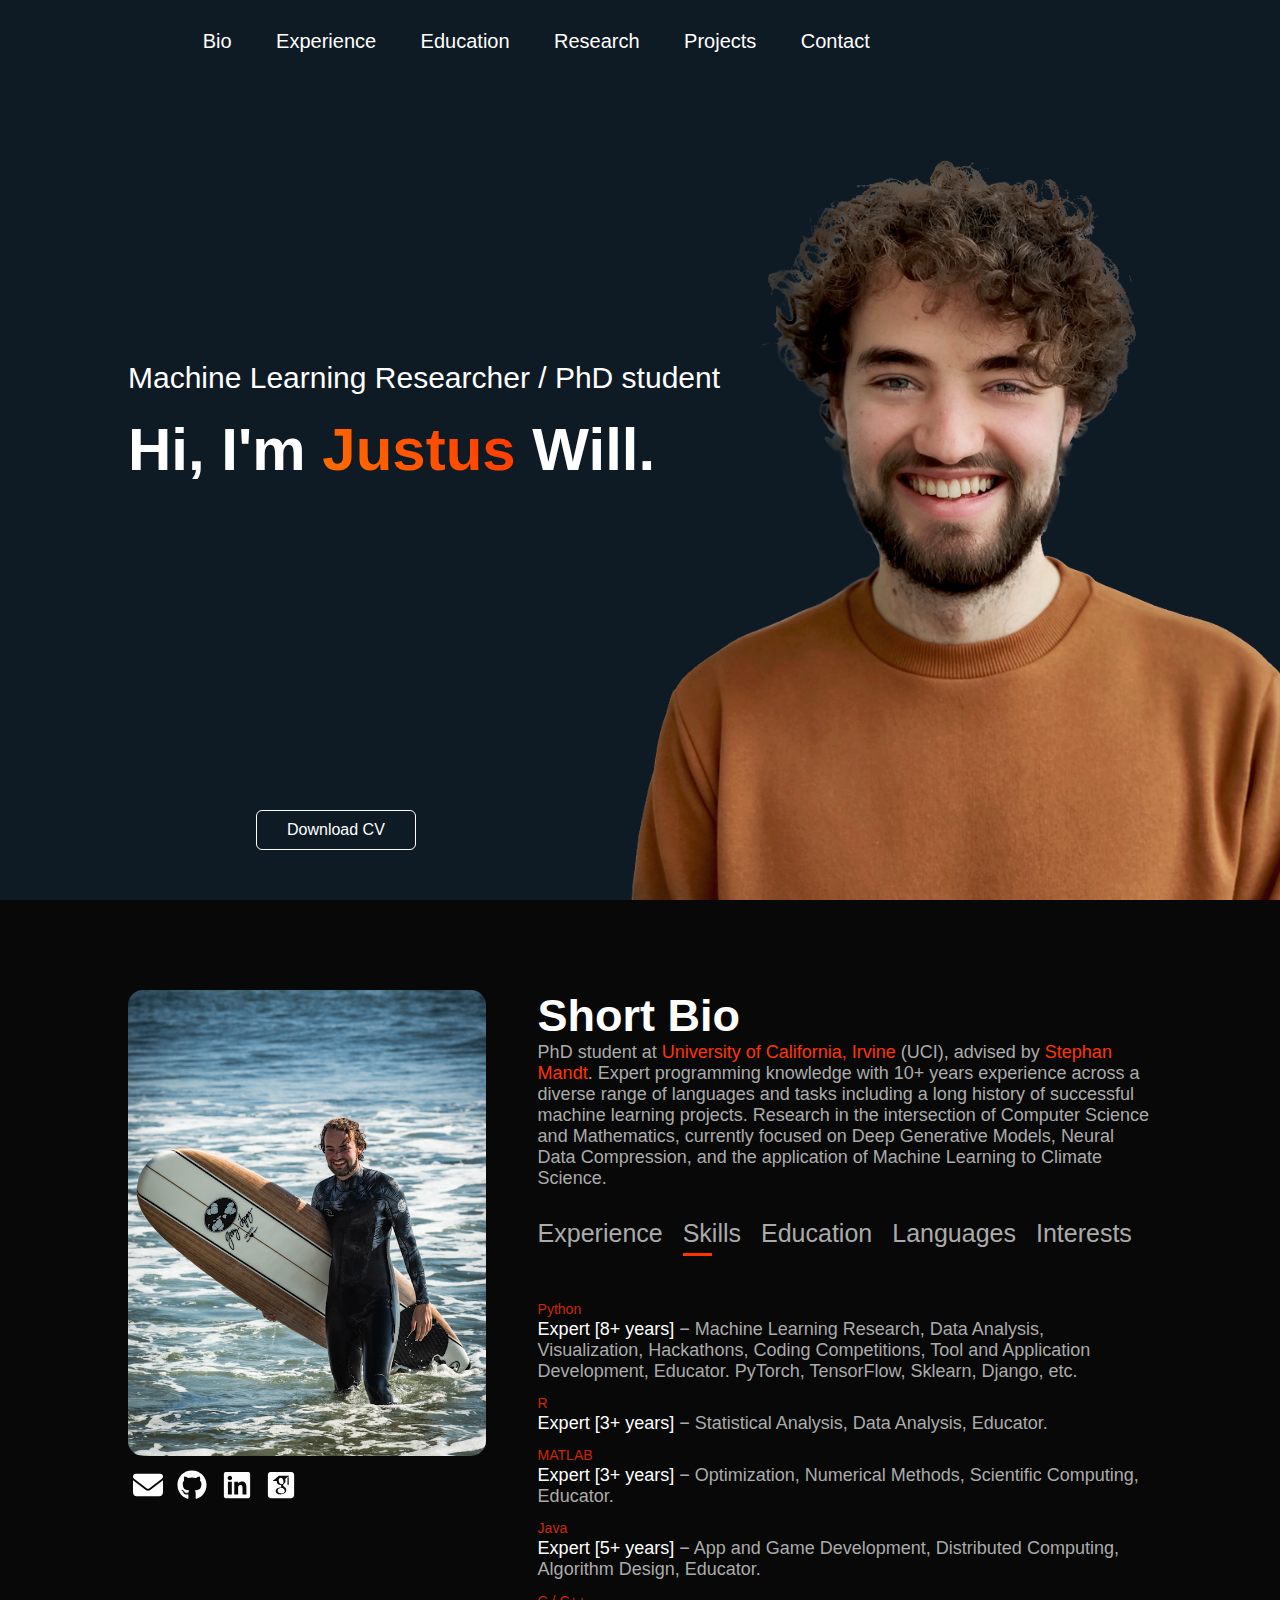
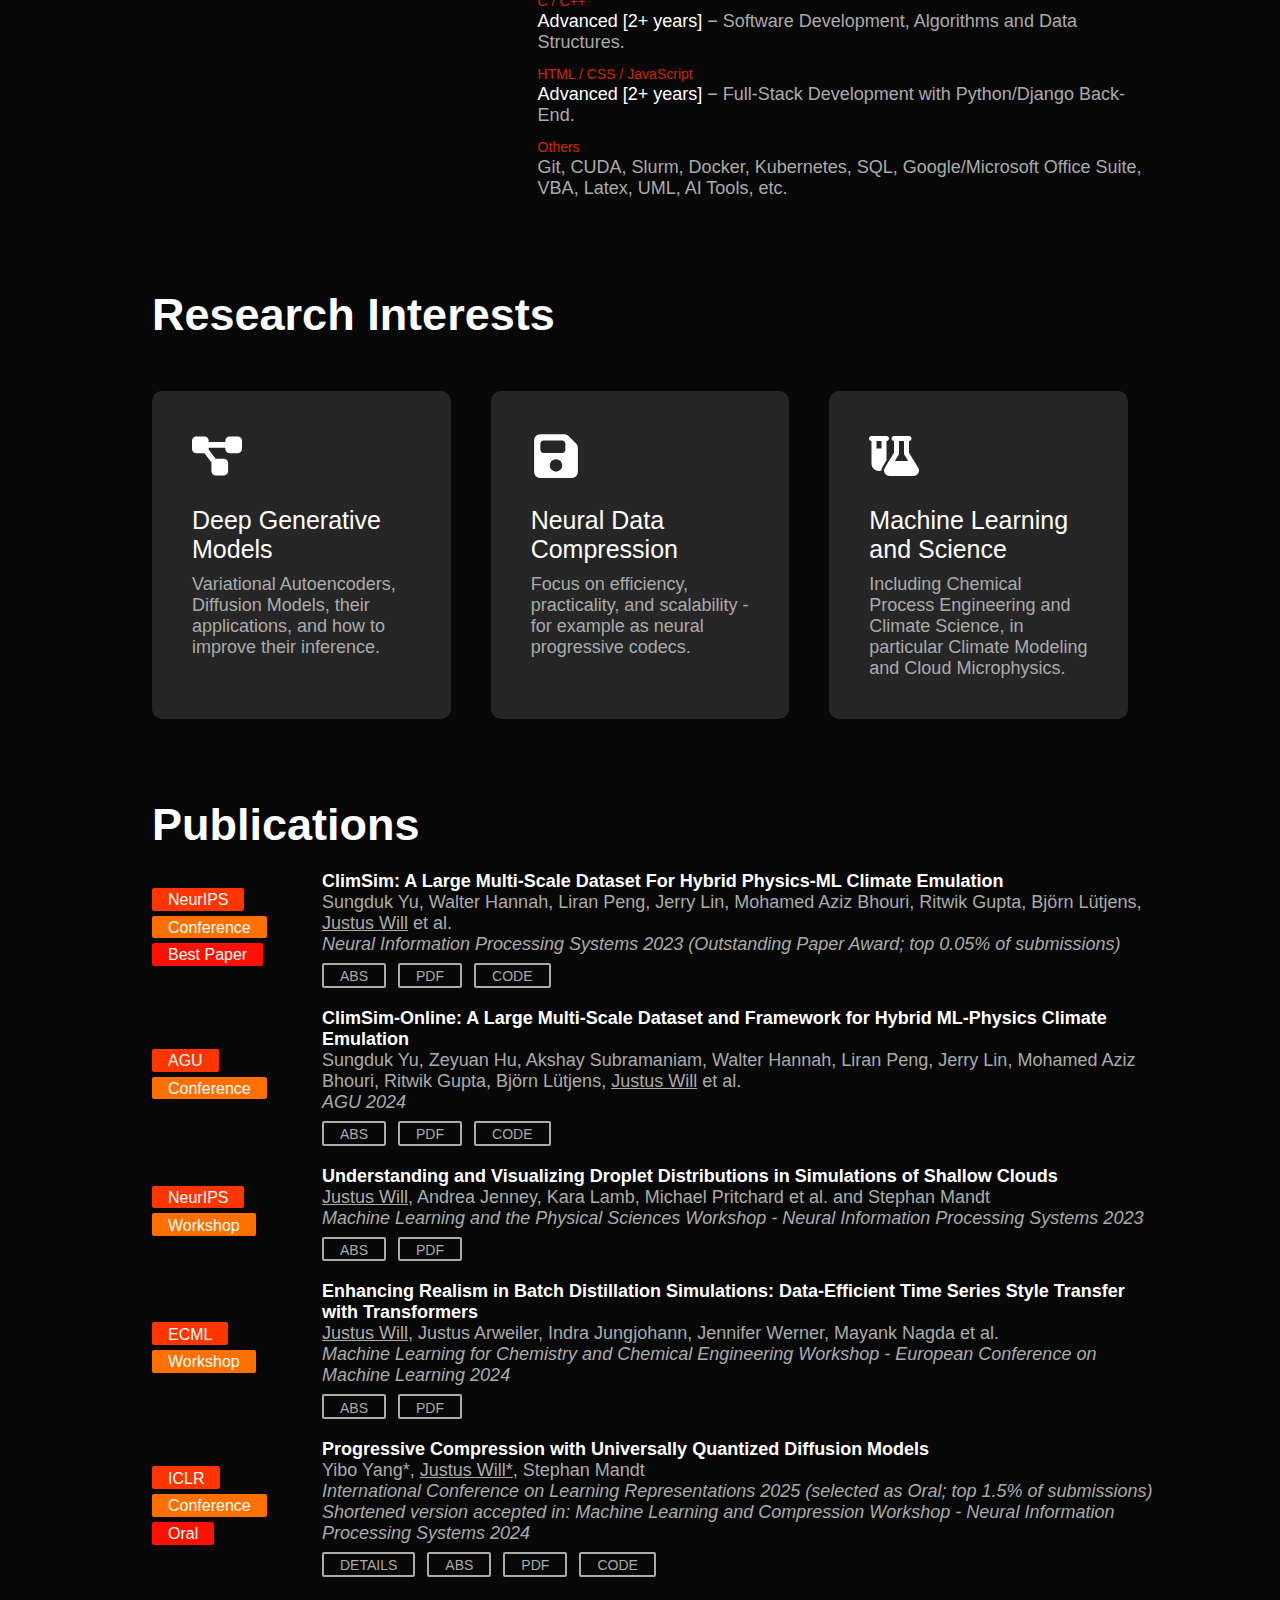
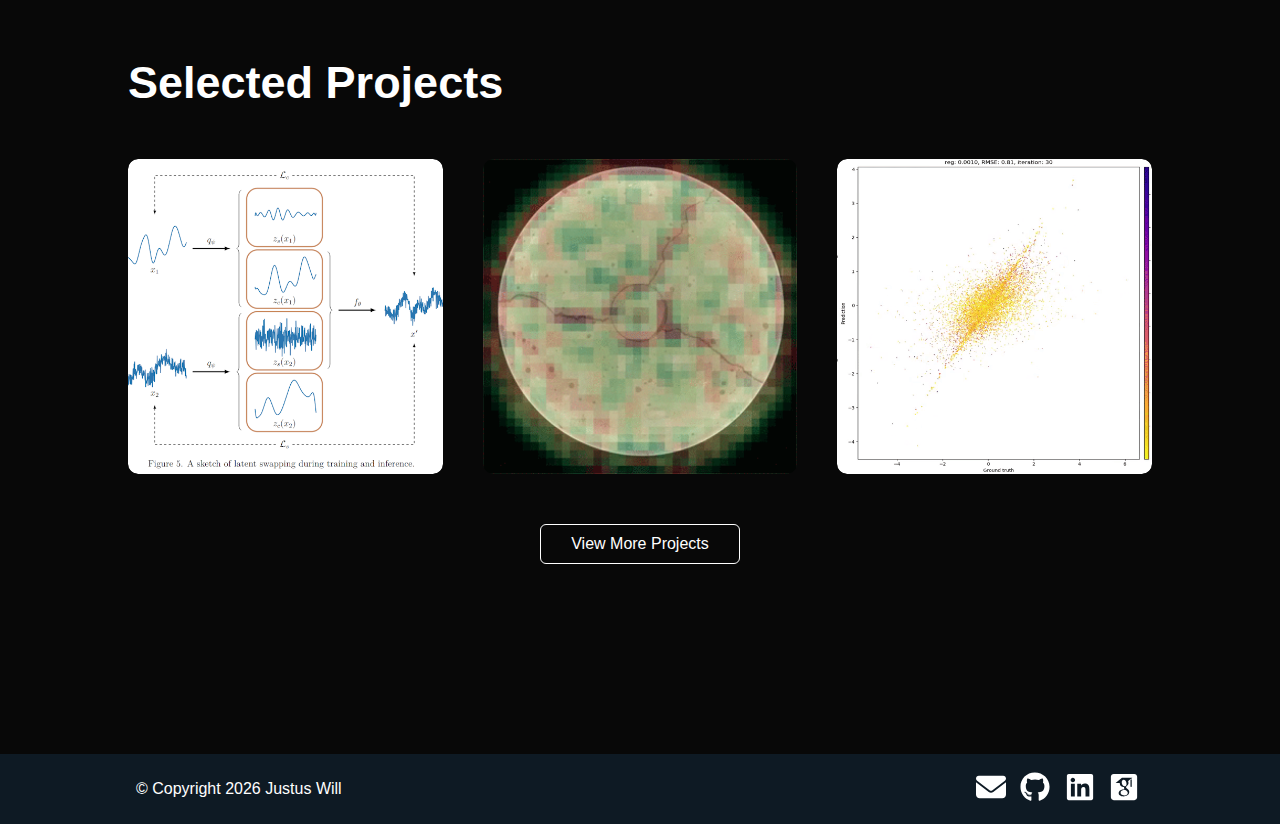
<file: index.html>
<!DOCTYPE html>
<html lang="en">
<head>
	<meta charset="UTF-8">
	<meta http-equiv="X-UA-Compatible" content="IE=edge">
	<meta name="viewport" content="width=device-width, initial-scale=1.0">
	<meta name="description" content="I am a Machine Learning PhD student at UC Irvine
	interested in neural data compression, deep generative models, and
	their application to climate science.">

	<title> Justus Will </title>

	<link rel="icon" type="image/svg" href="/icons/favicon.svg">
	<link rel=”mask-icon” href="/icons/favicon.svg" color=”#ff3500">
	<link rel="stylesheet" href="style.css">
</head>
<body>
<div id="header-animation"></div>
<div id="header">
	<div class="container">
		<nav>
			<ul class="ul1">
				<li><a href="#bio-text" class="menu-close">Bio</a></li>
				<li><a href="#bio-text" class="nav-open menu-close" data-open="experience" data-tab="t1">Experience</a></li>
				<li><a href="#bio-text" class="nav-open menu-close" data-open="education" data-tab="t3">Education</a></li>
				<li><a href="#research" class="menu-close">Research</a></li>
				<li><a href="#projects" class="menu-close">Projects</a></li>
				<li><a href="mailto:jcwill@uci.edu">Contact</a></li>
				<li><img class="menu-icon menu-close" id="menu-close" src="icons/close.svg" alt="Close Menu"/></li>
				<!-- Social on Mobile -->
				<li>
					<ul class="ul2">
						<li><a href="mailto:jcwill@uci.edu" target="_blank" rel="noopener noreferrer"><img class="icon-small" src="icons/mail.svg" alt="MAIL"/></a></li>
						<li><a href="https://github.com/justuswill" target="_blank" rel="noopener noreferrer"><img class="icon-small" src="icons/github.svg" alt="CODE"/></a></li>
						<li><a href="https://www.linkedin.com/in/justuswill/" target="_blank" rel="noopener noreferrer"><img class="icon-small" src="icons/linkedin.svg" alt="CODE"/></a></li>
						<li><a href="https://scholar.google.com/citations?user=KXlA6XUAAAAJ" target="_blank" rel="noopener noreferrer"><img class="icon-small" src="icons/google-scholar.svg" alt="PUBS"/></a></li>
					</ul>
				</li>
			</ul>
			<img class="menu-icon menu-open" id="menu-open" src="icons/menu.svg" alt="Open Menu"/>
		</nav>
		<div class="header-text">
			<p> <span class="nobr">Machine Learning</span> Researcher <span class="nobr">/ PhD student </span></p>
			<h1> Hi, I'm <span class="nobr"><span class="gradient">Justus</span> Will.</span></h1>
		</div>
		<a class="pdf-btn" href="files/CV_Justus_Will.pdf" target="_blank" rel="noopener noreferrer">Download CV</a>
	</div>
</div>

<!-- Bio -->

<div id="bio">
	<div class="container">
		<div class="row">
			<div class="bio-col-1">
				<img class="bio-img" src="images/user.png" alt="Surfing">
				<div class="social">
					<ul>
						<li>
							<a href="mailto:jcwill@uci.edu" target="_blank" rel="noopener noreferrer"><img class="icon-small" src="icons/mail.svg" alt="MAIL"/></a>
						</li>
						<li>
							<a href="https://github.com/justuswill" target="_blank" rel="noopener noreferrer"><img class="icon-small" src="icons/github.svg" alt="GITHUB"/></a>
						</li>
						<li>
							<a href="https://www.linkedin.com/in/justuswill/" target="_blank" rel="noopener noreferrer"><img class="icon-small" src="icons/linkedin.svg" alt="LINKEDIN"/></a>
						</li>
						<li>
							<a href="https://scholar.google.com/citations?user=KXlA6XUAAAAJ" target="_blank" rel="noopener noreferrer"><img class="icon-small" src="icons/google-scholar.svg" alt="PUBS"/></a>
						</li>
					</ul>
				</div>
			</div>
			<div class="bio-col-2" id="bio-text">
				<h1 class="sub-title"> Short Bio </h1>
				<p>
					PhD student at <a href="https://uci.edu" target="_blank" rel="noopener noreferrer">University of California, Irvine </a> (UCI), advised by
					<a href="http://www.stephanmandt.com" target="_blank" rel="noopener noreferrer">Stephan Mandt</a>.
					Expert programming knowledge with 10+ years experience across a diverse range of languages and tasks
					including a long history of successful machine learning projects.
					Research in the intersection of Computer Science and Mathematics,
					currently focused on Deep Generative Models, Neural Data Compression,
					and the application of Machine Learning to Climate Science.
				</p>
				<div class="tab-titles">
					<p class="tab-links" id="t1" data-open="experience">Experience</p>
					<p class="tab-links active-link" id="t2" data-open="skills">Skills</p>
					<p class="tab-links" id="t3" data-open="education">Education</p>
					<p class="tab-links" id="t4" data-open="languages">Languages</p>
					<p class="tab-links" id="t5" data-open="interests">Interests</p>
				</div>
				<div class="tab-contents" id="experience">
					<ul>
						<li>
							<span  class="skl">October 2020 - December 2022</span> <br>
							<span class="header-role"><span  class="role">Research Assistant</span>,
							<a href="https://rptu.de/en/home/" target="_blank" rel="noopener noreferrer">TU Kaiserslautern</a><sup>1</sup>,
							<a href="https://ml.cs.uni-kl.de/" target="_blank" rel="noopener noreferrer">Machine Learning Group</a></span><br>
							Conducted various research of use in chemical process engineering and beyond.
							Developed a new tensor completion framework to make predictions for sparse tabular data and style-transfer methods for time series. Ongoing collaboration, including as invited speaker at a Dagstuhl seminar.
						</li>
						<li>
							<span  class="skl">October 2019 - May 2020</span> <br>
							<span class="header-role"><span  class="role">Research Assistant</span>,
							<a href="https://www.dfki.de/en/web" target="_blank" rel="noopener noreferrer">German Research Center for Artificial Intelligence (DFKI)</a></span><br>
							Developed an evolutionary algorithm to optimize the topology and hyperparameters of convolutional networks.
							Designed a front and back end providing <span class="metric">50+</span>
							users intuitive access to the local GPU computation cluster.
						</li>
						<li>
							<span  class="skl">September 2018 - Current</span> <br>
							<span class="header-role"><span  class="role">Student / Teaching Assistant</span>,
							<a href="https://rptu.de/en/home/" target="_blank" rel="noopener noreferrer">TU Kaiserslautern</a><sup>1</sup> /
							<a href="https://uci.edu" target="_blank" rel="noopener noreferrer">UC Irvine</a></span><br>
							Supported <span class="metric">1000+</span> students across <span class="metric">10+</span>
							courses in various roles as supervisor, mentor, advisor, educator, and examiner.
							Topics include probability theory,
							statistics, scientific computing, programming, machine learning, and more.
						</li>
						<li class="footnote"> <sup>1</sup> Since 2023:  RPTU in Kaiserslautern </li>
					</ul>
				</div>
				<div class="tab-contents active-tab" id="skills">
					<ul>
						<li><span class="skl">Python</span><br> <span class="metric">Expert [8+ years]</span> &minus; Machine Learning Research, Data Analysis, Visualization,
							Hackathons, Coding Competitions, Tool and Application Development, Educator.
							PyTorch, TensorFlow, Sklearn, Django, etc.
						</li>
						<li><span class="skl">R</span> <br> <span class="metric">Expert [3+ years]</span> &minus;
							Statistical Analysis, Data Analysis, Educator.
						</li>
						<li><span class="skl">MATLAB</span> <br> <span class="metric">Expert [3+ years]</span> &minus;
							Optimization, Numerical Methods, Scientific Computing, Educator.
						</li>
						<li><span class="skl">Java</span> <br> <span class="metric">Expert [5+ years]</span> &minus;
							App and Game Development, Distributed Computing, Algorithm Design, Educator.
						</li>
						<li><span class="skl">C / C++</span> <br> <span class="metric">Advanced [2+ years]</span> &minus;
							Software Development, Algorithms and Data Structures.
						</li>
						<li><span class="skl">HTML / CSS / JavaScript </span> <br> <span class="metric">Advanced [2+ years] </span> &minus;
							Full-Stack Development with Python/Django Back-End.
						</li>
						<li><span class="skl">Others</span> <br> Git, CUDA, Slurm, Docker, Kubernetes, SQL, Google/Microsoft Office Suite, VBA, Latex, UML, AI Tools, etc. </li>
					</ul>
				</div>
				<div class="tab-contents" id="languages">
					<ul>
						<li><span class="skl">German</span> <br> <span class="metric">Fluent</span> </li>
						<li><span class="skl">English</span> <br> <span class="metric">Fluent</span> </li>
						<li><span class="skl">French</span> <br> <span class="metric">B2 / Advanced Mid </span> &minus;
							7+ years of instruction, student exchange with Ermont, France. </li>
						<li><span class="skl">Spanish</span> <br> <span class="metric">A2 / Intermediate High</span> &minus;
							2+ years of instruction. </li>
						<li><span class="skl">Swedish</span> <br> <span class="metric">A2 / Intermediate Mid</span> &minus;
							1+ years of instruction, semester abroad at Lund University, Sweden. </li>
					</ul>
				</div>
				<div class="tab-contents" id="education">
					<ul>
						<li>
							<span  class="skl">2023 - 2026 [est.]</span> <br> <span class="metric">Ph.D.</span> Computer Science,
							<a href="https://uci.edu" target="_blank" rel="noopener noreferrer">UC Irvine</a>, USA
						</li>
						<li>
							<span  class="skl">2020 - 2022</span> <br> <span class="metric">M.Sc.</span> Mathematics,
							<a href="https://rptu.de/en/home/" target="_blank" rel="noopener noreferrer">TU Kaiserslautern</a><sup>1</sup>, Germany (and
							<a href="https://www.lunduniversity.lu.se/" target="_blank" rel="noopener noreferrer">Lund University</a>, Sweden) &minus;
							GPA <a href="https://gpa.eng.uci.edu/node/437" target="_blank" rel="noopener noreferrer">3.92</a> (Intl: 1.1)
						</li>
						<li>
							<span  class="skl">2018 - 2020</span> <br> <span class="metric">B.Sc.</span> Computer Science,
							<a href="https://rptu.de/en/home/" target="_blank" rel="noopener noreferrer">TU Kaiserslautern</a><sup>1</sup>, Germany &minus;
							GPA <a href="https://gpa.eng.uci.edu/node/437" target="_blank" rel="noopener noreferrer">3.92</a> (Intl: 1.1)
						</li>
						<li>
							<span  class="skl">2017 - 2020</span> <br> <span class="metric">B.Sc.</span>  Mathematics,
							<a href="https://rptu.de/en/home/" target="_blank" rel="noopener noreferrer">TU Kaiserslautern</a><sup>1</sup>, Germany &minus;
							GPA <a href="https://gpa.eng.uci.edu/node/437" target="_blank" rel="noopener noreferrer">3.92</a> (Intl: 1.1)
						</li>
						<li class="footnote"> <sup>1</sup> Since 2023:  RPTU in Kaiserslautern </li>
					</ul>
				</div>
				<div class="tab-contents" id="interests">
					<ul>
						<li><span class="skl">Sports</span> <br> Snowboarding, Surfing, Volleyball, Football </li>
						<li><span class="skl">Culture</span> <br> Travel, Cooking, Winemaking </li>
					</ul>
				</div>
			</div>
		</div>
	</div>
</div>

<!-- Research -->

<div id="research">
	<div class="container">
		<h1 class="sub-title"> Research Interests </h1>
		<div class="research-topics">
			<div class="outer">
				<div class="inner">
					<img class="icon" src="icons/network.svg" alt="Networks"/>
				</div>
				<div class="inner">
					<h2> Deep Generative Models </h2>
					<p>
						Variational Autoencoders, Diffusion Models,
						their applications, and how to improve their inference.
					</p>
				</div>
			</div>
			<div class="outer">
				<div class="inner">
					<img class="icon" src="icons/file.svg" alt="Save-file"/>
				</div>
				<div class="inner">
					<h2> Neural Data Compression </h2>
					<p>
						Focus on efficiency, practicality, and scalability - for example as neural progressive codecs.
					</p>
				</div>
			</div>
			<div class="outer">
				<div class="inner">
					<img class="icon" src="icons/science.svg" alt="Science"/>
				</div>
				<div class="inner">
					<h2> Machine Learning <br> and Science </h2>
					<p>
						Including Chemical Process Engineering and Climate Science,
						in particular Climate Modeling and Cloud Microphysics.
					</p>
				</div>
			</div>
		</div>
	</div>
</div>

<!-- Publications -->

<div id="publications">
	<div class="container">
		<h1 class="sub-title"><a href="https://scholar.google.com/citations?user=KXlA6XUAAAAJ" target="_blank" rel="noopener noreferrer"> Publications </a></h1>
		<div class="publications-year">
			<ol>
				<li>
					<div class="row">
						<div class="col-attr">
							<ul>
								<li class="base">NeurIPS</li>
								<li class="conference">Conference</li>
								<li class="award">Best Paper</li>
							</ul>
						</div>
						<div class="col-pub">
							<span class="title">ClimSim: A Large Multi-Scale Dataset For Hybrid Physics-ML Climate Emulation </span>
							<br>
							Sungduk Yu, Walter Hannah, Liran Peng, Jerry Lin, Mohamed Aziz Bhouri, Ritwik Gupta, Björn Lütjens, <span class="me">Justus Will</span> et al.
							<br>
							<span class="published"> Neural Information Processing Systems 2023 (Outstanding Paper Award; top 0.05% of submissions)</span>
							<div class="links">
								<ul>
									<li class="abstract-expand" data-open="abs1"> <a>ABS</a> </li>
									<li> <a href="https://arxiv.org/pdf/2306.08754.pdf" target="_blank" rel="noopener noreferrer">PDF</a> </li>
									<li> <a href="https://github.com/leap-stc/ClimSim" target="_blank" rel="noopener noreferrer" > CODE</a> </li>
								</ul>
							</div>
						</div>
					</div>
				</li>
				<li class="abstract" id="abs1"> Modern climate projections lack adequate spatial and temporal resolution due to computational constraints. A consequence is inaccurate and imprecise predictions of critical processes such as storms. Hybrid methods that combine physics with machine learning (ML) have introduced a new generation of higher fidelity climate simulators that can sidestep Moore’s Law by outsourcing compute-hungry, short, high-resolution simulations to ML emulators. However, this hybrid ML-physics simulation approach requires domain-specific treatment and has been inaccessible to ML experts because of lack of training data and relevant, easy-to-use workflows. We present ClimSim, the largest-ever dataset designed for hybrid ML-physics research. It comprises multi-scale climate simulations, developed by a consortium of climate scientists and ML researchers. It consists of 5.7 billion pairs of multivariate input and output vectors that isolate the influence of locally-nested, high-resolution, high-fidelity physics on a host climate simulator’s macro-scale physical state. The dataset is global in coverage, spans multiple years at high sampling frequency, and is designed such that resulting emulators are compatible with downstream coupling into operational climate simulators. We implement a range of deterministic and stochastic regression baselines to highlight the ML challenges and their scoring. </li>

				<li>
					<div class="row">
						<div class="col-attr">
							<ul>
								<li class="base">AGU</li>
								<li class="conference">Conference</li>
							</ul>
						</div>
						<div class="col-pub">
							<span class="title">ClimSim-Online: A Large Multi-Scale Dataset and Framework for Hybrid ML-Physics Climate Emulation </span>
							<br>
							Sungduk Yu, Zeyuan Hu, Akshay Subramaniam, Walter Hannah, Liran Peng, Jerry Lin, Mohamed Aziz Bhouri, Ritwik Gupta, Björn Lütjens, <span class="me">Justus Will</span> et al.
							<br>
							<span class="published"> AGU 2024 </span>
							<div class="links">
								<ul>
									<li class="abstract-expand" data-open="abs2"> <a>ABS</a> </li>
									<li> <a href="https://arxiv.org/pdf/2306.08754v6" target="_blank" rel="noopener noreferrer">PDF</a> </li>
									<li> <a href="https://github.com/leap-stc/ClimSim" target="_blank" rel="noopener noreferrer" > CODE</a> </li>
								</ul>
							</div>
						</div>
					</div>
				</li>
				<li class="abstract" id="abs2"> Modern climate projections lack adequate spatial and temporal resolution due to computational constraints, leading to inaccuracies in representing critical processes like thunderstorms that occur on the sub-resolution scale. Hybrid methods combining physics with machine learning (ML) offer faster, higher fidelity climate simulations by outsourcing compute-hungry, high-resolution simulations to ML emulators. However, these hybrid ML-physics simulations require domain-specific data and workflows that have been inaccessible to many ML experts. As an extension of the ClimSim dataset (Yu et al., 2024), we present ClimSim-Online, which also includes an end-to-end workflow for developing hybrid ML-physics simulators. The ClimSim dataset includes 5.7 billion pairs of multivariate input/output vectors, capturing the influence of high-resolution, high-fidelity physics on a host climate simulator’s macro-scale state. The dataset is global and spans ten years at a high sampling frequency. We provide a cross-platform, containerized pipeline to integrate ML models into operational climate simulators for hybrid testing. We also implement various ML baselines, alongside a hybrid baseline simulator, to highlight the ML challenges of building stable, skillful emulators. The data and code are publicly released to support the development of hybrid ML-physics and high-fidelity climate simulations. </li>

				<li>
					<div class="row">
						<div class="col-attr">
							<ul>
								<li class="base">NeurIPS</li>
								<li class="conference">Workshop</li>
							</ul>
						</div>
						<div class="col-pub">
							<span class="title">Understanding and Visualizing Droplet Distributions in Simulations of Shallow Clouds </span>
							<br>
							<span class="me">Justus Will</span>, Andrea Jenney, Kara Lamb, Michael Pritchard et al. and Stephan Mandt
							<br>
							<span class="published"> Machine Learning and the Physical Sciences Workshop - Neural Information Processing Systems 2023 </span>
							<div class="links">
								<ul>
									<li class="abstract-expand" data-open="abs3"> <a>ABS</a> </li>
									<li> <a href="https://arxiv.org/pdf/2310.20168v1.pdf" target="_blank" rel="noopener noreferrer">PDF</a> </li>
									<!-- <li> <a href="https://github.com/leap-stc/ClimSim" target="_blank" rel="noopener noreferrer" >CODE</a> </li> -->
								</ul>
							</div>
						</div>
					</div>
				</li>
				<li class="abstract" id="abs3"> Thorough analysis of local droplet-level interactions is crucial to better understand the microphysical processes in clouds and their effect on the global climate. High-accuracy simulations of relevant droplet size distributions from Large Eddy Simulations (LES) of bin microphysics challenge current analysis techniques due to their high dimensionality involving three spatial dimensions, time, and a continuous range of droplet sizes. Utilizing the compact latent representations from Variational Autoencoders (VAEs), we produce novel and intuitive visualizations for the organization of droplet sizes and their evolution over time beyond what is possible with clustering techniques. This greatly improves interpretation and allows us to examine aerosol-cloud interactions by contrasting simulations with different aerosol concentrations. We find that the evolution of the droplet spectrum is similar across aerosol levels but occurs at different paces. This similarity suggests that precipitation initiation processes are alike despite variations in onset times. </li>

				<li>
					<div class="row">
						<div class="col-attr">
							<ul>
								<li class="base">ECML</li>
								<li class="conference">Workshop</li>
							</ul>
						</div>
						<div class="col-pub">
							<span class="title">Enhancing Realism in Batch Distillation Simulations: Data-Efficient Time Series Style Transfer with Transformers </span>
							<br>
							<span class="me">Justus Will</span>, Justus Arweiler, Indra Jungjohann, Jennifer Werner, Mayank Nagda et al.
							<br>
							<span class="published"> Machine Learning for Chemistry and Chemical Engineering Workshop - European Conference on Machine Learning 2024 </span>
							<div class="links">
								<ul>
									<li class="abstract-expand" data-open="abs4"> <a>ABS</a> </li>
									<li> <a href="files/Masters_Thesis.pdf" target="_blank" rel="noopener noreferrer">PDF</a> </li>
									<!-- <li> <a href="https://github.com/leap-stc/ClimSim" target="_blank" rel="noopener noreferrer" >CODE</a> </li> -->
								</ul>
							</div>
						</div>
					</div>
				</li>
				<li class="abstract" id="abs4"> In chemical process engineering, the accuracy and realism of simulated data are crucial for the effective design and optimization of a wide range of processes. In this paper, we demonstrate the efficacy of neural style transfer methods to enhance the realism of time series data generated from simulations. Specifically, this machine learning technique allows us to learn the style characteristics of non-parallel experimental data obtained from real-world chemical plants and then use them to transform simulated data to more closely reflect the realistic behaviors and variabilities not captured by the simulation model. We propose a transformer-based architecture with a latent representation that disentangles content and style information. After training, the underlying generative model allows for fast and data-efficient stylized generation without requiring many iterations of gradient-based optimization per sample, as in other time series style transfer baselines. We show the efficacy of our approach on both synthetic data and in an application to batch distillation. </li>

				<li>
					<div class="row">
						<div class="col-attr">
							<ul>
								<li class="base">ICLR</li>
								<li class="conference">Conference</li>
								<li class="award">Oral</li>
							</ul>
						</div>
						<div class="col-pub">
							<span class="title"> Progressive Compression with Universally Quantized Diffusion Models </span>
							<br>
							Yibo Yang*, <span class="me">Justus Will*</span>, Stephan Mandt
							<br>
							<span class="published"> International Conference on Learning Representations 2025 (selected as Oral; top 1.5% of submissions) </br> Shortened version accepted in: Machine Learning and Compression Workshop - Neural Information Processing Systems 2024 </span>
							<div class="links">
								<ul>
									<li> <a href="https://www.justuswill.com/uqdm/" target="_blank" rel="noopener noreferrer">DETAILS</a> </li>
									<li class="abstract-expand" data-open="abs5"> <a>ABS</a> </li>
									<li> <a href="https://arxiv.org/pdf/2412.10935v1" target="_blank" rel="noopener noreferrer">PDF</a> </li>
									<li> <a href="https://github.com/mandt-lab/uqdm" target="_blank" rel="noopener noreferrer" >CODE</a> </li>
								</ul>
							</div>
						</div>
					</div>
				</li>
				<li class="abstract" id="abs5"> Diffusion probabilistic models have achieved mainstream success in many generative modeling tasks, from image generation to inverse problem solving. A distinct feature of these models is that they correspond to deep hierarchical latent variable models optimizing a variational evidence lower bound (ELBO) on the data likelihood. Drawing on a basic connection between likelihood modeling and compression, we explore the potential of diffusion models for progressive coding, resulting in a sequence of bits that can be incrementally transmitted and decoded with progressively improving reconstruction quality. Unlike prior work based on Gaussian diffusion or conditional diffusion models, we propose a new form of diffusion model with uniform noise in the forward process, whose negative ELBO corresponds to the end-to-end compression cost using universal quantization. We obtain promising first results on image compression, achieving competitive ratedistortion-realism results on a wide range of bit-rates with a single model, bringing neural codecs a step closer to practical deployment.
				</li>

			</ol>
		</div>
	</div>
</div>

<!-- Projects -->

<div id="projects">
	<div class="container">
		<h1 class="sub-title"> Selected Projects </h1>
		<div class="project-list">
			<div class="project active-project start-project">
				<img class="bg-img" src="images/project-1.png" alt="Project 1"/>
				<div class="layer">
					<h3> Time Series Style Transfer </h3>
					<span>
						In applications to time series, style transfer can enhance realism in simulation data,
						improving performance on downstream tasks when high-quality training data is limited.
						Our transformer-based approach disentangles content and style in the latent space of
						a stylized autoencoder enabling fast and effective stylization.
					</span>
					<a href="files/Masters_Thesis.pdf" target="_blank" rel="noopener noreferrer"><img class="icon-small" src="icons/code.svg" alt="CODE"/></a>
					<img class="icon-small icon-more" src="icons/more.svg" alt="MORE"/>
				</div>
			</div>
			<div class="project active-project start-project">
				<img class="bg-img" src="images/project-2.gif" alt="Project 2"/>
				<div class="layer">
					<h3> Detecting Faulty Concrete </h3>
					<span>
						Non-intrusive early detection of cracks in concrete is a crucial task in construction and maintenance.
						In collaboration with the Fraunhofer Institute for Industrial Mathematics (ITWM), we developed a computer vision framework
						that allows for fast and fully automated localization based on 3D CT scans, focusing on reliability and trustworthiness.
						<!-- In-depth evaluation demonstrates high robustness to covariate shifts and feature visualizations make predictions explainable.
                        For this research, I was awarded a grant from the German Federal Ministry of Education and Research. -->
					</span>
					<a href="https://github.com/justuswill/Betonrisse" target="_blank" rel="noopener noreferrer"><img class="icon-small" src="icons/code.svg" alt="CODE"/></a>
					<img class="icon-small icon-more" src="icons/more.svg" alt="MORE"/>
				</div>
			</div>
			<div class="project active-project start-project">
				<img class="bg-img" src="images/project-3.gif" alt="Project 3"/>
				<div class="layer">
					<h3> Orthogonal Inductive
						Tensor Completion </h3>
					<span>
						Predicting missing entries in sparse tabular data is a key technique, for example in recommender systems.
						With the assumption that complex effects are dominated by interactions between
						small sets of explanatory variables, we can make efficient predictions
						for high-dimensional data from limited observations.
					</span>
					<a href="files/Bachelors_Thesis.pdf" target="_blank" rel="noopener noreferrer"><img class="icon-small" src="icons/code.svg" alt="CODE"/></a>
					<img class="icon-small icon-more" src="icons/more.svg" alt="MORE"/>
				</div>
			</div>
			<div class="project">
				<img class="bg-img" src="images/project-4.png" alt="Project 4"/>
				<div class="layer">
					<h3> ConvNEAT </h3>
					<span>
						Hyperparameter tuning of modern neural architectures is essential for final model performance
						and usually requires expert knowledge. We developed evolutionary algorithms that automatically find
						and tune viable architectures and demonstrate that they perform on par in image classification tasks.
					</span>
					<a href="https://github.com/justuswill/convNEAT" target="_blank" rel="noopener noreferrer"><img class="icon-small" src="icons/code.svg" alt="CODE"/></a>
					<img class="icon-small icon-more" src="icons/more.svg" alt="MORE"/>
				</div>
			</div>
			<div class="project">
				<img class="bg-img" src="images/project-5.png" alt="Project 5"/>
				<div class="layer">
					<h3> Walk Flow </h3>
					<span>
						In this Hackathon project, we developed tools that support effective planning
						of better pedestrian infrastructure and tourism services. To this end, we leverage
						machine learning and data analysis techniques to extract actionable insights from
						a large dataset of pedestrian flow.
					</span>
					<a href="https://github.com/1b15/walk-flow" target="_blank" rel="noopener noreferrer"><img class="icon-small" src="icons/code.svg" alt="CODE"/></a>
					<img class="icon-small icon-more" src="icons/more.svg" alt="MORE"/>
				</div>
			</div>
			<div class="project">
				<img class="bg-img" src="images/project-6.png" alt="Project 6"/>
				<div class="layer">
					<h3> GPU Allocation UI </h3>
					<span>
						Based on Kubernetes and Docker, this repository provides users an intuitive graphical user interface
						to allocate, run, and prototype on the local GPU cluster. The web-based UI is fully integrated
						and accessible through the appropriate intranet endpoints.
					</span>
					<a href="https://github.com/justuswill/Server-Computing" target="_blank" rel="noopener noreferrer"><img class="icon-small" src="icons/code.svg" alt="CODE"/></a>
					<img class="icon-small icon-more" src="icons/more.svg" alt="MORE"/>
				</div>
			</div>
		</div>
		<div>
			<a class="btn"> View <span id="btn-open">More</span><span id="btn-close">Less</span> Projects </a>
		</div>
	</div>
</div>

<!-- Footer -->

<footer>
	<div class="container">
		<div class="row">
			<div class="col-copyright">
				<p>
					&copy; Copyright
					<span id="copyright">
							<script>
								document.getElementById('copyright').appendChild(document.createTextNode(new Date().getFullYear()))
							</script>
					</span>
					Justus Will
				</p>
			</div>
			<div class="col-social social">
				<ul>
					<li>
						<a href="mailto:jcwill@uci.edu" target="_blank" rel="noopener noreferrer"><img class="icon-small" src="icons/mail.svg" alt="MAIL"/></a>
					</li>
					<li>
						<a href="https://github.com/justuswill" target="_blank" rel="noopener noreferrer"><img class="icon-small" src="icons/github.svg" alt="GITHUB"/></a>
					</li>
					<li>
						<a href="https://www.linkedin.com/in/justuswill/" target="_blank" rel="noopener noreferrer"><img class="icon-small" src="icons/linkedin.svg" alt="LINKEDIN"/></a>
					</li>
					<li>
						<a href="https://scholar.google.com/citations?user=KXlA6XUAAAAJ" target="_blank" rel="noopener noreferrer"><img class="icon-small" src="icons/google-scholar.svg" alt="PUBS"/></a>
					</li>
				</ul>
			</div>
		</div>
	</div>
</footer>
<script src='//ajax.googleapis.com/ajax/libs/jquery/3.7.1/jquery.min.js'></script>
<script type="text/javascript" src="code.js"></script>
</body>
</html>
</file>
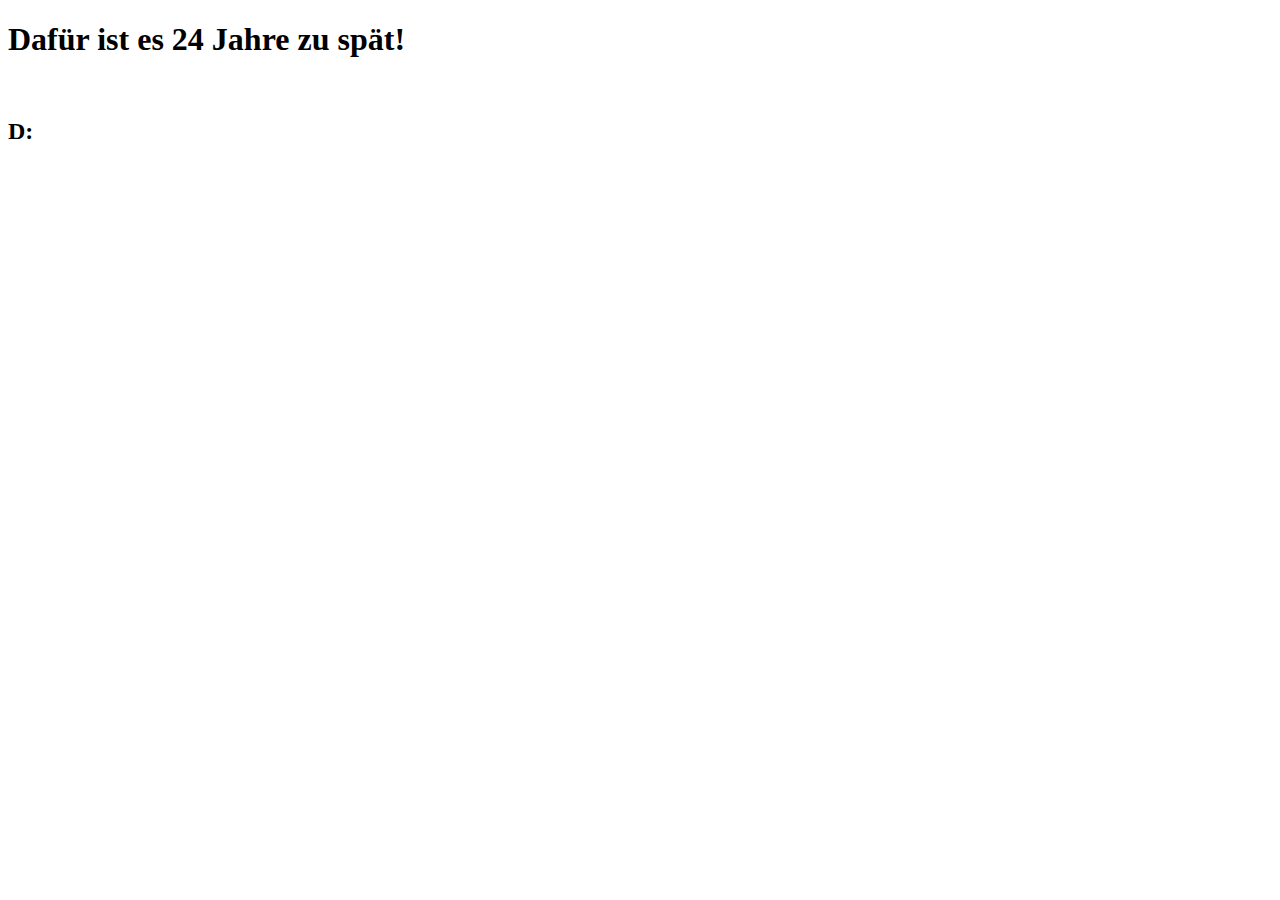
<file: unsubscribe.html>
<!DOCTYPE html>
<html lang="en">
<head>
    <meta charset="UTF-8">
    <title>Title</title>
</head>
<body>

<div class="container">
    <div class="row">
        <div class="col-xs-2"></div>
        <div>
            <h1 class="col-xs-8 text-center">Daf&uuml;r ist es 24 Jahre zu sp&auml;t!</h1>
            <br>
            <h2 class="col-xs-8 text-center">D:</h2>
        </div>
    </div>
</div>

</body>
</html>
</file>
<file: style.css>
:root{
	/* Color theme */
	--intro-background-color: #0e1a24;
	--background-color: #080808;
	--highlight-background-color: #262626;
	--highlight-background-color-99: #262626FC;
	--highlight-background-color-90: #262626E6;
	--color-font: #ffffff;
	--color-font-sub: #ababab;;
	--main-color: #ff3500;
	--main-color-bright: #ff7000;
	--main-color-dark: #cc2900;
	--award-color: #ff1000;
	/* Font Sizes */
	--font-header: 20px;
	--font-main: 18px;
	--font-title: 45px;
	--font-subtitle: 25px;
	--font-small: 14px;
	--font-footnote: 10px;
}
@media (max-width: 1250px) {
	:root{
		--font-main: 14px;
		--font-title: 35px;
		--font-subtitle: 18px;
	}
}
@media (max-width: 550px) {
	:root{
		--font-main: 13px;
		--font-small: 12px;
		--font-title: 30px;
		--font-subtitle: 15px;
	}
}


*{
	margin: 0;
	padding: 0;
	font-family: 'Poppins', sans-serif;
	box-sizing: border-box;
}
html{
	scroll-behavior: smooth;
}
body{
	background: var(--background-color);
	color: var(--color-font);
}
#header{
	width: 100%;
	height: 100vh;
	background-image: url("images/background.png");
	background-size: auto 100vh;
	background-position: 75%;
	background-position-x: 75%;
	background-position-y: 0;
	background-attachment: fixed;
	background-repeat: no-repeat;
	position: relative;
	overflow: hidden;
	top: -100vh;
	margin-bottom: -100vh;
}
#header-animation{
	width: 100%;
	height: 100vh;
	background: var(--intro-background-color);
	background-size: cover;
	background-position: center;
}
.container{
	padding: 10px 10%;
}
nav{
	display: flex;
	align-items:  center;
	justify-content: right;
	flex-wrap: wrap;
}
nav ul li{
	display: inline-block;
	list-style: none;
	margin: 10px 20px;
}
nav ul li a{
	color: var(--color-font);
	text-decoration: none;
	font-size: var(--font-header);
	position: relative;
}
nav ul li a:after{
	content: '';
	width: 0;
	height: 3px;
	background: var(--main-color);
	position: absolute;
	left: 0;
	bottom: -6px;
	transition: 0.5s;
}
nav ul li a:hover::after {
	width: 100%;
}
nav .menu-icon{
	width: 0;
}
nav .icon-small{
	width: 0;
}
.nobr{
	white-space: nowrap;
}
.header-text{
	margin-top: 32vh;
	font-size: 30px;
}
.header-text h1{
	margin-top: 20px;
	font-size: 60px;
}
.header-text h1 .gradient{
	/* color: #ff3500; */
	background: linear-gradient(45deg, var(--main-color-bright), var(--main-color));
	background-clip: text;
	-webkit-background-clip: text;
	-webkit-text-fill-color: transparent;
}
.pdf-btn{
	display: table;
	margin: 50px 20%;
	border: 1px solid #ffffff;
	padding: 10px 30px;
	border-radius: 6px;
	cursor: pointer;
	color: #fff;
	text-decoration: none;
	transition: 0.1s;
	position: absolute;
	left: 0;
	bottom: 0;
}
.pdf-btn:hover{
	color: #ff3500;
	border-color: #ff3500;
}

/* bio */

#bio{
	padding: 80px 0 30px;
	color: var(--color-font-sub);
	top: -100vh;
}
.row{
	display: inline-flex;
	justify-content: space-between;
	flex-wrap: wrap;
}
.bio-col-1{
	flex-basis: 35%;
}
.bio-col-1 .bio-img{
	width: 100%;
	border-radius: 15px;
}
.bio-col-1 .social{
	margin-top: 10px;
}
.bio-col-2{
	flex-basis: 60%;
	font-size: var(--font-main);
}
.bio-col-2 p a{
	color: var(--main-color);
	text-decoration: none;
}
#bio-text{
	scroll-margin-top: 80px;
}
.sub-title{
	font-size: var(--font-title);
	font-weight: 600;
	color: var(--color-font)
}
.tab-titles{
	display: flex;
	margin: 30px 0 50px;
}
#t1:hover{
	color: var(--color-font);
}
#t2:hover{
	color: var(--color-font);
}
#t3:hover{
	color: var(--color-font);
}
#t4:hover{
	color: var(--color-font);
}
#t5:hover{
	color: var(--color-font);
}
.tab-links {
	margin-right: 50px;
	font-size: var(--font-subtitle);
	font-weight: 500;
	cursor: pointer;
	position: relative;
}
.tab-links:after {
	content: '';
	width: 0;
	height: 3px;
	background: var(--main-color);
	position: absolute;
	left: 0;
	bottom: -8px;
	transition: 0.5s;
}
.tab-links.active-link::after{
	width: 50%;
}
.tab-contents{
	display: none;
}
.tab-contents.active-tab{
	display: block;
}
.tab-contents ul li{
	list-style: none;
	margin: 10px 0;
}
.tab-contents ul li sup{
	font-size: var(--font-footnote);
}
.tab-contents a{
	color: var(--color-font-sub);
}
.skl{
	color: var(--main-color-dark);
	font-size: var(--font-small);
}
.header-role{
	display: inline-block;
	margin-bottom: 0.5em;
}
.role{
	color: var(--color-font);
	font-size: var(--font-main);
}
.metric{
	color: var(--color-font);
}
.footnote{
	padding-top: 50px;
	font-size: var(--font-small);
}

/* research */

#research{
	padding: 30px;
}
.research-topics{
	display: grid;
	grid-template-columns: repeat(auto-fit, minmax(min(100%, 250px), 1fr));
	grid-gap: 40px;
	margin-top: 50px;
}
.research-topics .outer {
	display: block;
	background: var(--highlight-background-color);
	color: var(--color-font-sub);
	padding: 40px;
	font-size: var(--font-main);
	border-radius: 10px;
	transition: background 0.5s, transform 0.5s;
}
.research-topics .outer:hover{
	background: var(--main-color);
	transform: translateY(-10px);
}
.research-topics div h2{
	color: var(--color-font);
	font-size: var(--font-subtitle);
	font-weight: 500;
	margin-bottom: 10px;
}
.research-topics div a{
	text-decoration: none;
	font-size: var(--font-footnote);
	margin-top: 5px;
	display: inline-block;
}
.icon{
	width: 50px;
	height: 50px;
	margin-bottom: 20px;
	margin-right: 20px;
}

/* publications */

#publications{
	padding: 30px;
	color: var(--color-font-sub);
}
#publications .container{
	padding-right: 5%;
}
#publications h1 a{
	text-decoration: none;
	color: var(--font-main);
}
.publications-year{
	list-style: none;
	padding: 0;
	margin-top: 0;
}
.publications-year ol li{
	list-style: none;
	margin-top: 20px;
}
.publications-year .row{
	display: flex;
	align-items: center;
	justify-content: left;
	flex-wrap: nowrap;
	padding: 0;
}
.publications-year .col-attr{
	flex-basis: max(10%, 7.5rem);
}
.publications-year .col-attr li{
	display: inline-block;
	margin-bottom: 5px;
	margin-top: 0;
	padding: 0.2rem 1rem 0.1rem;
	border-radius: 2px;
	color: var(--color-font);
}
.publications-year .col-attr .base{
	background-color: var(--main-color);
}
.publications-year .col-attr .conference{
	background-color: var(--main-color-bright);
}
.publications-year .col-attr .award{
	background-color: var(--award-color);
}
.publications-year .col-pub{
	flex-basis: 85%;
	padding-left: 50px;
	font-size: var(--font-main);
}
.publications-year .title{
	font-weight: 700;
	color: var(--color-font);
}
.publications-year .published{
	font-style: italic;
}
.publications-year .me{
	text-decoration: underline;
}
.publications-year .links li {
	font-size: var(--font-small);
	display: inline-block;
	border-style: solid;
	border-width: 2px;
	border-radius: 2px;
	margin-right: 7px;
	margin-top: 0.5rem;
	cursor: pointer;
	transition: 0.1s;
}
.publications-year .links li:hover{
	border-color: var(--main-color);
}
.publications-year .links li:after{
	content: '';
	width: 0;
}
.publications-year .links li a{
	text-decoration: none;
	color: var(--color-font-sub);
	display: block;
	padding: 0.2rem 1rem 0.1rem;
	height: 100%;
	width: 100%;
	transition: 0.1s;
	&:hover{
		color: var(--main-color);
	}
}
.abstract{
	border-style: dashed;
	border-width: 1px;
	border-color: var(--color-font-sub);
	font-size: var(--font-main);
	margin-top: 1rem;
	padding: 10px;
	display: none;
}
.active-abstract-link{
	border-color: var(--main-color);
}
.abstract.active-abstract{
	display: inline-block;
}

/* projects */

#projects{
	padding: 30px 0;
}
.project-list{
	display: grid;
	/* < 4 cols */
	grid-template-columns: repeat(auto-fit, minmax(min(max(300px, 26%), 100%), 1fr));
	grid-gap: 40px;
	margin-top: 50px;
}
.project {
	border-radius: 10px;
	position: relative;
	overflow: hidden;
	display: none;
}
html.cannot-touch .project:hover .bg-img{
	transform: scale(1.1);
	transition: 0.2s;
}
html.cannot-touch .project:hover .layer{
	height: 100%;
	transition: 0.3s;
	transition-delay: 0.2s;
}
html.cannot-touch .project:hover span{
	opacity: 100%;
	transition: 0.3s;
	transition-delay: 0.2s;
}
.project.active-project{
	display: block;
}
.project img{
	width: 100%;
	border-radius: 10px;
	display: block;
	transition: 0.5s;
}
.layer{
	width: 100%;
	height: 0;
	background: linear-gradient(
		var(--highlight-background-color-90),
		var(--highlight-background-color-99),
		var(--highlight-background-color)
	);
	border-radius: 5px;
	position: absolute;
	left: 0;
	bottom: 0;
	overflow: hidden;
	display: flex;
	align-items: center;
	justify-content: center;
	flex-direction: column;
	padding: 0 20px;
	text-align: left;
	font-size: var(--font-small);
	color: var(--color-font-sub);
	transition: 0.3s;
}
.project.open-project .layer{
	height: 100%;
	transition: 0.3s;
	transition-delay: 0.2s;
}
.layer h3{
	font-weight: 500;
	font-size: var(--font-subtitle);
	color: var(--color-font)
}
.layer span{
	margin-top: 20px;
	opacity: 0;
}
.project.open-project .layer span{
	opacity: 100%;
}
.layer .icon-small{
	width: 50px;
	height: 50px;
	margin-top: 20px;
}
.layer .icon-small.icon-more{
	height: 0;
	margin-top: 0;
}
.btn {
	display: table;
	margin: 50px auto;
	border: 1px solid #ffffff;
	padding: 10px 30px;
	border-radius: 6px;
	cursor: pointer;
	color: #fff;
	text-decoration: none;
	transition: 0.1s;
}
.btn:hover{
	color: #ff3500;
	border-color: #ff3500;
}
#btn-close{
	display: none;
}

/* Footer */

footer{
	margin-top: 100px;
	background: #0e1a24;
}
footer .row{
	padding: 0.5rem;
	display: flex;
	justify-content: space-between;
	flex-wrap: wrap;
}
.col-copyright{
	flex-basis: 45%;
	display: flex;
	justify-content: left;
	align-items: center;
}
.col-social {
	flex-basis: 180px;
	justify-content: right;
}
.social{
	display: flex;
	align-items: center;
	flex-wrap: wrap;
}
.social ul li{
	display: inline-block;
	list-style: none;
	margin: 0 5px;
	padding: 0;
}
.social .icon-small{
	width: 30px;
	height: 30px;
}

/* mobile adjustments */

.menu-icon{
	display: none;
}

@media only screen and (max-width: 1600px) {

	/* shrink bio-text */

	.tab-links{
		margin-right: 20px;
	}
}

@media only screen and (max-width: 1250px) {

	/* shrink main title, bio-pic, condense margins */

	.header-text{
		margin-top: 40vh;
		font-size: 25px;
	}
	.header-text h1{
		font-size: 50px;
	}
	.bio-col-1{
		flex-basis: 40%;
		margin-bottom: 30px;
	}
	.bio-col-2{
		flex-basis: 55%;
	}
	.research-topics{
		grid-gap: 15px;
	}
	.research-topics .outer {
		padding: 25px;
	}
}

@media only screen and (max-width: 1050px) {

	/* bio-pic over bio-text, change research */

	.header-text{
		margin-top: 45vh;
		font-size: 20px;
	}
	.header-text h1{
		font-size: 40px;
	}
	.bio-col-1{
		flex-basis: 100%;
		padding: 0 15vw;
	}
	.bio-col-2{
		 flex-basis: 100%;
	}
	.research-topics .outer{
		display: flex;
	}
	.research-topics .icon{
		margin-bottom: 0;
	}
}

@media only screen and (max-width: 900px) {

	/* collapse header, publications, research */

	.container{
		padding: 10px 5%;
	}
	#header .container{
		padding-right: 20px;
	}
	.header-text{
		margin-top: 50vh;
		margin-right: 50%;
		font-size: 20px;
	}
	nav .menu-icon{
		width: 30px;
		height: 30px;
		display: block;
		cursor: pointer;
	}
	nav ul .menu-icon{
		position: absolute;
		top: 25px;
		left: 25px;
	}
	nav ul .icon-small{
		width: 28px;
		height: 28px;
		display: block;
		cursor: pointer;
	}
	nav .ul1{
		background: #ff3500F0;
		position: fixed;
		top: 0;
		right: -200px;
		width: 200px;
		height: 100vh;
		padding-top: 50px;
		z-index: 2;
		transition: right 0.5s;
	}
	nav .ul1 li{
		display: block;
		margin: 25px;
	}
	nav .ul2 li{
		display: inline-block;
		margin: 2px 3px;
		padding: 0;
	}
	nav ul li a:after{
		background: var(--highlight-background-color);
	}
	.pdf-btn{
		top: 0;
		margin: 50px 10%;
	}
	.bio-col-1{
		padding: 0 10vw;
	}
	.bio-col-1 .social{
		margin-top: 0;
		display: none;
	}
	.publications-year .row{
		display: block;
	}
	.publications-year .col-pub{
		padding: 0;
	}
	.project span{
		max-height: 0;
	}
	.layer{
		height: 30%;
		opacity: 100%;
	}
	.layer a{
		height: 0;
	}
	.layer .icon-small{
		height: 0;
		transition: 0s;
		transition-delay: 0s;
	}
	.layer .icon-small.icon-more{
		height: 50px;
		margin: -10px 0;
		transition: 0.5s;
		transition-delay: 0s;
	}
	.project.open-project span, .project:hover span{
		max-height: 5000px;
		transition-delay: 0.2s;
	}
	.project.open-project .icon-small, .project:hover .icon-small{
		height: 50px;
		transition-delay: 0.3s;
	}
	.project.open-project .icon-small.icon-more, .project:hover .icon-small.icon-more{
		height: 0;
		margin-top: 0;
		transition-delay: 0s;
	}
}
html.can-touch{
	.project span{
		max-height: 0;
	}
	.layer{
		height: 30%;
		opacity: 100%;
	}
	.layer a{
		height: 0;
	}
	.layer .icon-small{
		height: 0;
		transition: 0s;
		transition-delay: 0s;
	}
	.layer .icon-small.icon-more{
		height: 50px;
		margin: -10px 0;
		transition: 0.5s;
		transition-delay: 0s;
	}
	.project.open-project span{
		max-height: 5000px;
		transition: 0.3s;
		transition-delay: 0.2s;
	}
	.project.open-project .icon-small{
		height: 50px;
		transition-delay: 0.3s;
	}
	.project.open-project .icon-small.icon-more{
		height: 0;
		margin-top: 0;
		transition-delay: 0s;
	}
}

@media only screen and (max-width: 600px){

	/* smallest margins */

	.container{
		padding: 10px 5%;
	}
	.tab-links{
		margin-right: 10px;
	}
	.tab-titles {
		flex-wrap: wrap;
	}
	.tab-titles p{
		margin-top: 0.8rem;
	}
	.bio-col-1{
		padding: 0;
	}
}

@media only screen and (max-width: 450px) {
	#header{
		background-position: 65%;
		background-position-x: 65%;
		background-position-y: 0;
	}
}

@media only screen and (max-width: 400px) {
	.col-copyright{
		flex-basis: 100%;
		justify-content: left;
	}
	.col-social {
		margin-top: 10px;
		flex-basis: 100%;
		justify-content: left;
	}
}

@media only screen and (max-width: 300px) {
	.research-topics .icon{
		width: 0;
		margin-right: 0;
	}
	.research-topics .outer{
		padding: 25px 15px;
	}
}
</file>
